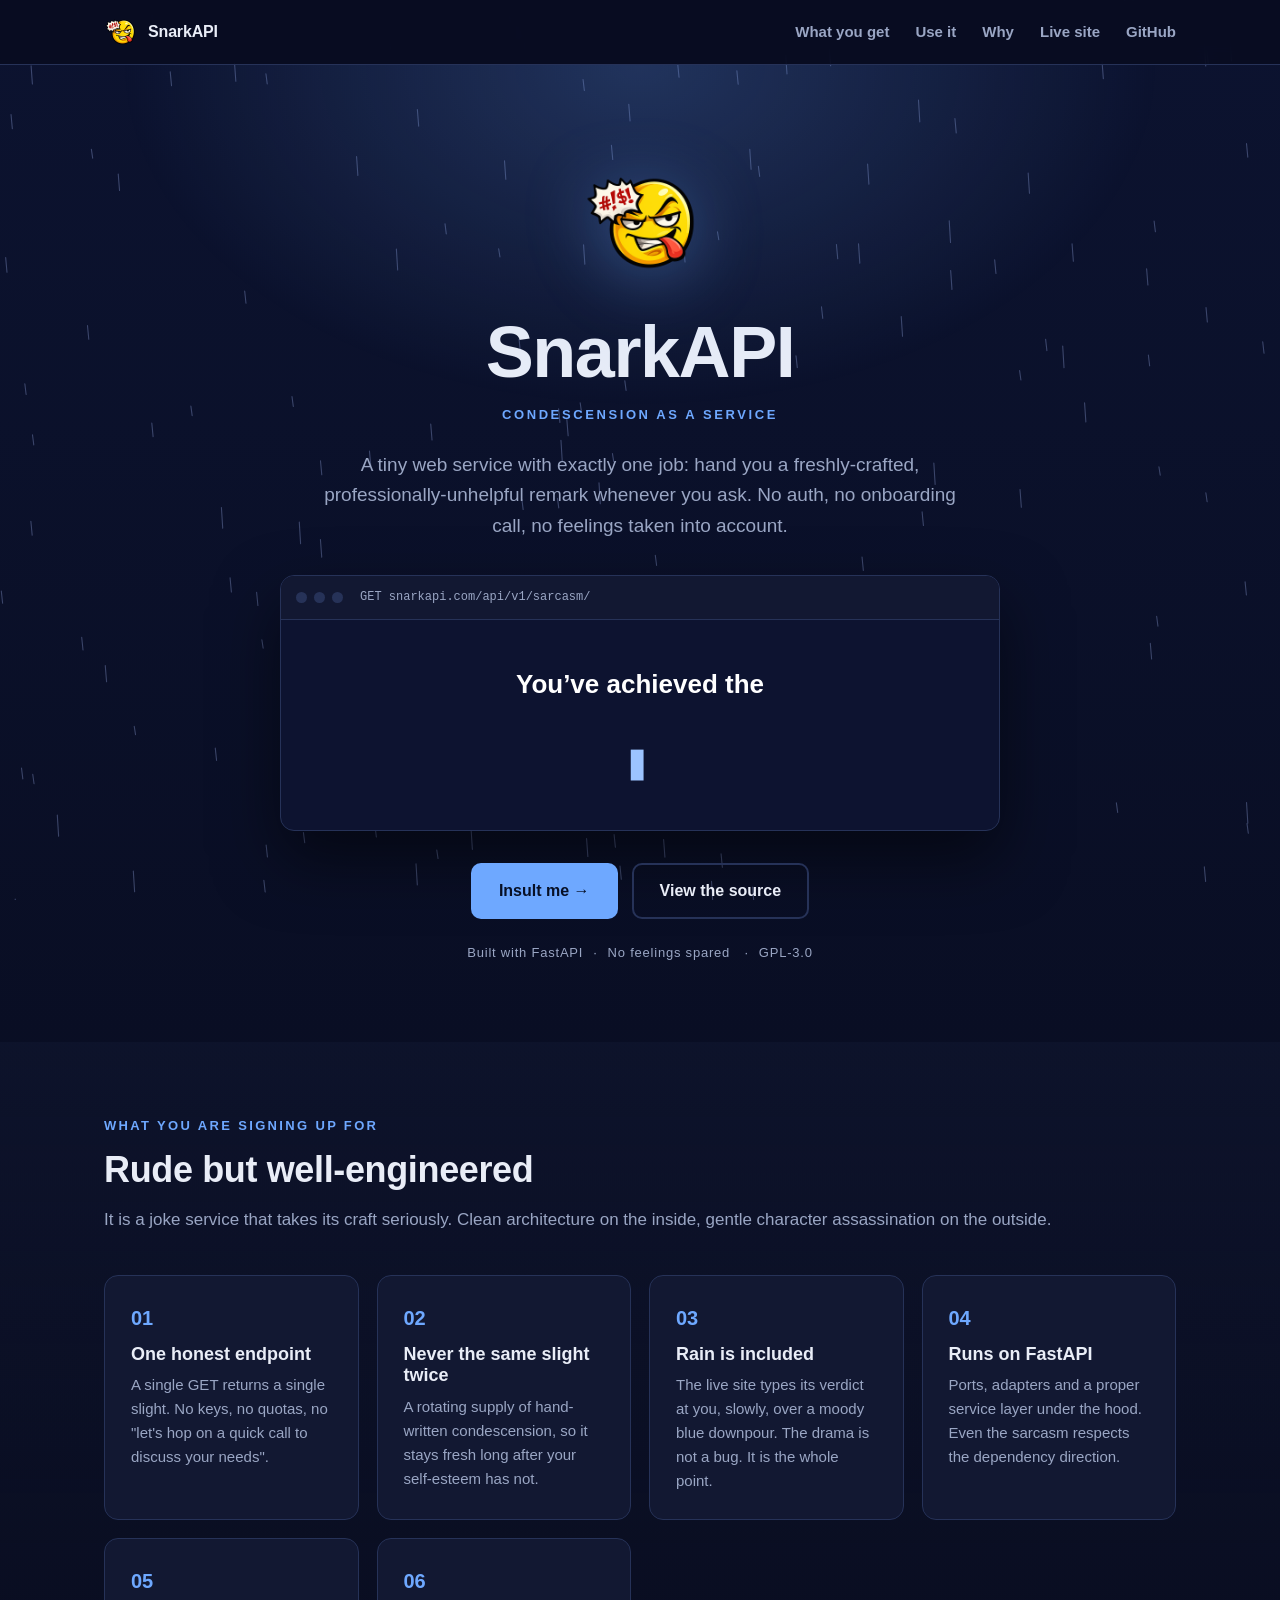
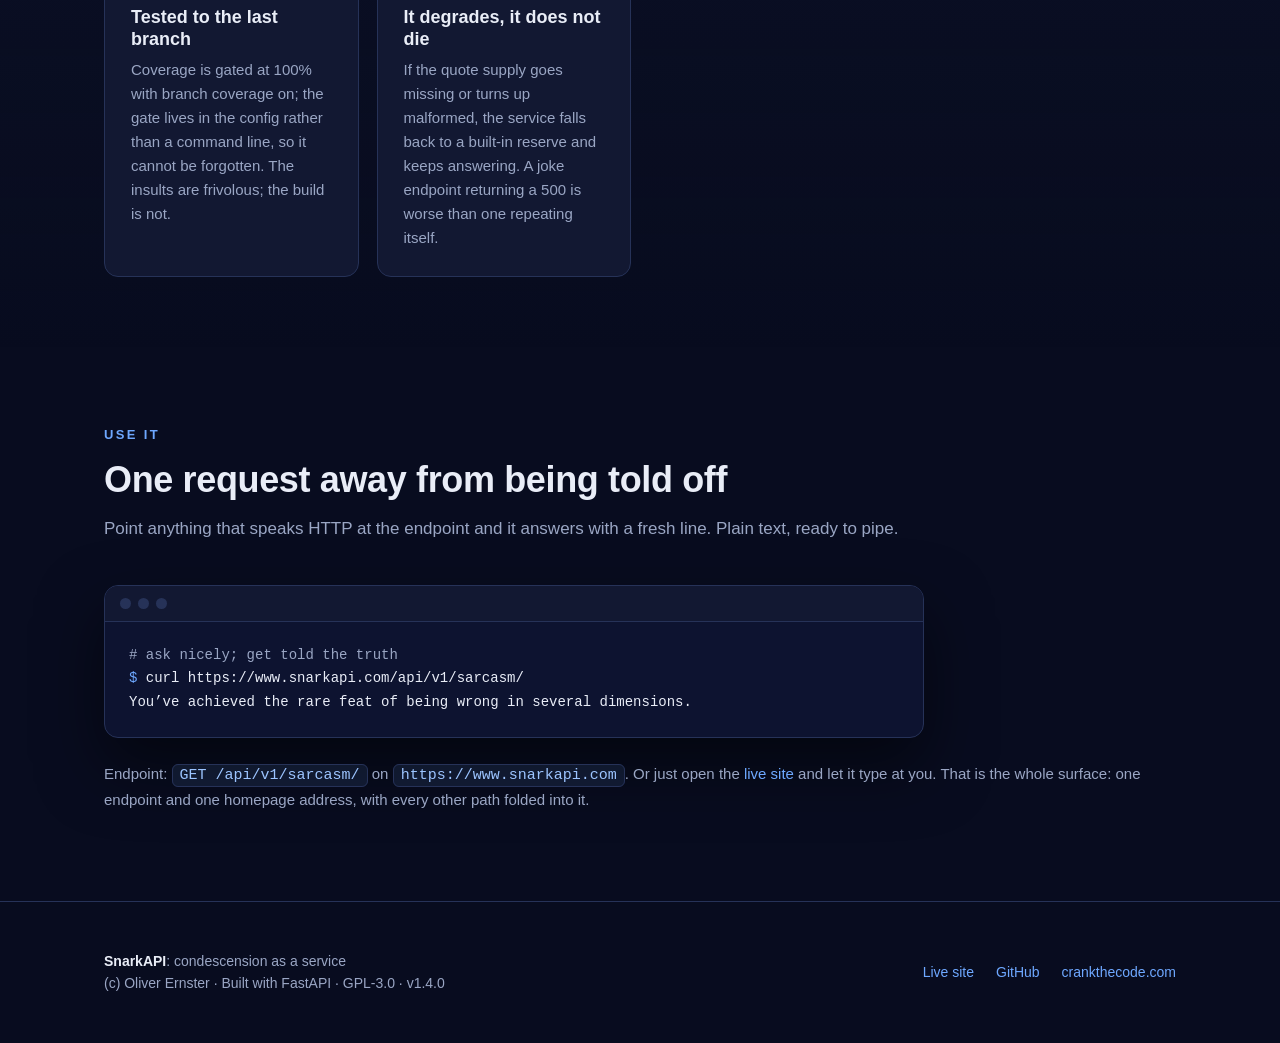
<file: docs/index.html>
<!DOCTYPE html>
<html lang="en">
<head>
<meta charset="utf-8">
<meta name="viewport" content="width=device-width, initial-scale=1">
<title>SnarkAPI: professional-grade condescension, on demand</title>
<meta name="description" content="SnarkAPI is a tiny FastAPI service that hands you a freshly-crafted sarcastic remark on request. One endpoint, no auth, no feelings spared.">
<meta name="keywords" content="SnarkAPI, sarcasm API, snark, FastAPI, developer humour, quotes API, Oliver Ernster">
<meta name="author" content="Oliver Ernster">
<meta name="robots" content="index, follow">
<meta name="theme-color" content="#080c1f">
<link rel="canonical" href="https://ernster.dev/snark-as-a-service/">
<meta property="og:type" content="website">
<meta property="og:site_name" content="SnarkAPI">
<meta property="og:title" content="SnarkAPI: condescension as a service">
<meta property="og:description" content="A tiny FastAPI service that hands you a freshly-crafted sarcastic remark on request. One endpoint, no auth, no feelings spared.">
<meta property="og:url" content="https://ernster.dev/snark-as-a-service/">
<meta property="og:image" content="https://ernster.dev/snark-as-a-service/assets/snarkapi.png">
<meta property="og:image:alt" content="The SnarkAPI mascot: an unimpressed face mid-eye-roll">
<meta name="twitter:card" content="summary">
<meta name="twitter:title" content="SnarkAPI: condescension as a service">
<meta name="twitter:description" content="A tiny FastAPI service that hands you a freshly-crafted sarcastic remark on request.">
<meta name="twitter:image" content="https://ernster.dev/snark-as-a-service/assets/snarkapi.png">
<link rel="icon" type="image/png" href="assets/snarkapi.png">
<link rel="stylesheet" href="styles.css">
<script type="application/ld+json">{"@context":"https://schema.org","@type":"WebApplication","name":"SnarkAPI","applicationCategory":"DeveloperApplication","operatingSystem":"Any","description":"A tiny FastAPI service that returns a freshly-crafted sarcastic remark on request.","url":"https://www.snarkapi.com/","image":"https://ernster.dev/snark-as-a-service/assets/snarkapi.png","isAccessibleForFree":true,"offers":{"@type":"Offer","price":"0","priceCurrency":"GBP"},"author":{"@type":"Person","name":"Oliver Ernster","url":"https://www.crankthecode.com/"},"license":"https://www.gnu.org/licenses/gpl-3.0.html"}</script>
</head>
<body>
<canvas id="rain" aria-hidden="true"></canvas>

<header class="nav">
  <div class="container nav-inner">
    <a class="brand" href="#top">
      <img src="assets/snarkapi.png" alt="SnarkAPI icon">SnarkAPI</a>
    <nav class="nav-links">
      <a href="#what">What you get</a>
      <a href="#use">Use it</a>
      <a href="why.html">Why</a>
      <a href="https://www.snarkapi.com/">Live site</a>
      <a href="https://github.com/oernster/snark-as-a-service">GitHub</a>
    </nav>
  </div>
</header>

<main id="top">
  <section class="hero">
    <div class="container">
      <img class="logo" src="assets/snarkapi.png" alt="SnarkAPI icon">
      <h1>SnarkAPI</h1>
      <div class="tagline">Condescension as a Service</div>
      <p class="lede">A tiny web service with exactly one job: hand you a
        freshly-crafted, professionally-unhelpful remark whenever you ask.
        No auth, no onboarding call, no feelings taken into account.</p>

      <div class="demo" aria-label="Live sample of the snark">
        <div class="bar">
          <i></i><i></i><i></i>
          <span class="addr">GET snarkapi.com/api/v1/sarcasm/</span>
        </div>
        <div class="screen" id="demo-screen" aria-live="polite"></div>
      </div>

      <div class="cta">
        <a class="btn btn-primary" href="https://www.snarkapi.com/">Insult me &rarr;</a>
        <a class="btn btn-ghost" href="https://github.com/oernster/snark-as-a-service">View the source</a>
      </div>
      <div class="badges">
        <span>Built with FastAPI</span>·<span>No feelings spared</span>
        ·<span>GPL-3.0</span>
      </div>
    </div>
  </section>

  <section id="what" class="alt">
    <div class="container">
      <div class="eyebrow">What you are signing up for</div>
      <h2 class="section-title">Rude but well-engineered</h2>
      <p class="section-sub">It is a joke service that takes its craft
        seriously. Clean architecture on the inside, gentle character
        assassination on the outside.</p>
      <div class="features">
        <div class="feature">
          <div class="fnum">01</div>
          <h3>One honest endpoint</h3>
          <p>A single GET returns a single slight. No keys, no quotas, no
            "let's hop on a quick call to discuss your needs".</p>
        </div>
        <div class="feature">
          <div class="fnum">02</div>
          <h3>Never the same slight twice</h3>
          <p>A rotating supply of hand-written condescension, so it stays
            fresh long after your self-esteem has not.</p>
        </div>
        <div class="feature">
          <div class="fnum">03</div>
          <h3>Rain is included</h3>
          <p>The live site types its verdict at you, slowly, over a moody
            blue downpour. The drama is not a bug. It is the whole point.</p>
        </div>
        <div class="feature">
          <div class="fnum">04</div>
          <h3>Runs on FastAPI</h3>
          <p>Ports, adapters and a proper service layer under the hood.
            Even the sarcasm respects the dependency direction.</p>
        </div>
        <div class="feature">
          <div class="fnum">05</div>
          <h3>Tested to the last branch</h3>
          <p>Coverage is gated at 100% with branch coverage on; the gate lives
            in the config rather than a command line, so it cannot be
            forgotten. The insults are frivolous; the build is not.</p>
        </div>
        <div class="feature">
          <div class="fnum">06</div>
          <h3>It degrades, it does not die</h3>
          <p>If the quote supply goes missing or turns up malformed, the
            service falls back to a built-in reserve and keeps answering. A
            joke endpoint returning a 500 is worse than one repeating itself.</p>
        </div>
      </div>
    </div>
  </section>

  <section id="use">
    <div class="container">
      <div class="eyebrow">Use it</div>
      <h2 class="section-title">One request away from being told off</h2>
      <p class="section-sub">Point anything that speaks HTTP at the endpoint
        and it answers with a fresh line. Plain text, ready to pipe.</p>
      <div class="terminal">
        <div class="bar"><i></i><i></i><i></i></div>
        <pre><span class="cmt"># ask nicely; get told the truth</span>
<span class="prompt">$</span> curl https://www.snarkapi.com/api/v1/sarcasm/
You&#8217;ve achieved the rare feat of being wrong in several dimensions.</pre>
      </div>
      <p class="endpoint">Endpoint: <code>GET /api/v1/sarcasm/</code> on
        <code>https://www.snarkapi.com</code>. Or just open the
        <a href="https://www.snarkapi.com/">live site</a> and let it type at you.
        That is the whole surface: one endpoint and one homepage address, with
        every other path folded into it.</p>
    </div>
  </section>
</main>

<footer>
  <div class="container footer-inner">
    <div>
      <strong>SnarkAPI</strong>: condescension as a service<br>
      (c) Oliver Ernster · Built with FastAPI · GPL-3.0 ·
      v<!--VERSION-->1.4.0<!--/VERSION-->
    </div>
    <div class="footer-links">
      <a href="https://www.snarkapi.com/">Live site</a>
      <a href="https://github.com/oernster/snark-as-a-service">GitHub</a>
      <a href="https://www.crankthecode.com/">crankthecode.com</a>
    </div>
  </div>
</footer>

<script>
  // Demo typewriter: cycles a few sample lines to show what the live site does.
  // These are sample lines for the landing only; the real supply lives in the
  // service. Type -> hold -> wipe -> next, forever.
  (() => {
    const screen = document.getElementById('demo-screen')
    if (!screen) return

    const SAMPLES = [
      'You’ve achieved the rare feat of being wrong in several dimensions.',
      'You treat regression like a form of nostalgia.',
      'You scale systems like someone rearranging saltshakers.',
      'Your DR strategy involves hope and hard drives older than the intern.',
      'Your app has unlimited potential. Unfortunately, it is mostly theoretical.',
    ]
    const TYPE_MS = 55
    const DELETE_MS = 26
    const HOLD_MS = 2600
    const GAP_MS = 500

    const textNode = document.createTextNode('')
    const caret = document.createElement('span')
    caret.className = 'caret'
    caret.setAttribute('aria-hidden', 'true')
    caret.textContent = '▋'
    screen.appendChild(textNode)
    screen.appendChild(caret)

    let idx = 0
    let i = 0
    let phase = 'typing'
    const current = () => SAMPLES[idx % SAMPLES.length]

    function tick() {
      const text = current()
      if (phase === 'typing') {
        i += 1
        textNode.nodeValue = text.slice(0, i)
        if (i >= text.length) { phase = 'holding'; setTimeout(tick, HOLD_MS) }
        else setTimeout(tick, TYPE_MS)
      } else if (phase === 'holding') {
        phase = 'deleting'; setTimeout(tick, DELETE_MS)
      } else {
        i -= 1
        textNode.nodeValue = text.slice(0, Math.max(i, 0))
        if (i <= 0) { idx += 1; i = 0; phase = 'typing'; setTimeout(tick, GAP_MS) }
        else setTimeout(tick, DELETE_MS)
      }
    }
    setTimeout(tick, GAP_MS)
  })()
</script>

<script>
  // Subtle canvas rain, echoing the live site. Pauses when the tab is hidden.
  (() => {
    const canvas = document.getElementById('rain')
    if (!canvas) return
    const ctx = canvas.getContext('2d')

    const DROP_COUNT = 150
    const MIN_LENGTH = 8
    const MAX_LENGTH = 22
    const MIN_SPEED = 4
    const MAX_SPEED = 12
    const SLANT = 1.3
    const LINE_WIDTH = 1.1
    const DROP_COLOR =
      getComputedStyle(document.documentElement)
        .getPropertyValue('--rain')
        .trim() || 'rgba(174, 194, 255, 0.5)'

    let width = 0
    let height = 0
    let drops = []
    const rand = (min, max) => min + Math.random() * (max - min)
    const makeDrop = () => ({
      x: Math.random() * width,
      y: Math.random() * height,
      len: rand(MIN_LENGTH, MAX_LENGTH),
      speed: rand(MIN_SPEED, MAX_SPEED),
    })

    function resize() {
      const dpr = window.devicePixelRatio || 1
      width = canvas.clientWidth
      height = canvas.clientHeight
      canvas.width = width * dpr
      canvas.height = height * dpr
      ctx.setTransform(dpr, 0, 0, dpr, 0, 0)
      drops = Array.from({ length: DROP_COUNT }, makeDrop)
    }

    function frame() {
      ctx.clearRect(0, 0, width, height)
      ctx.strokeStyle = DROP_COLOR
      ctx.lineWidth = LINE_WIDTH
      ctx.lineCap = 'round'
      for (const d of drops) {
        ctx.beginPath()
        ctx.moveTo(d.x, d.y)
        ctx.lineTo(d.x + SLANT, d.y + d.len)
        ctx.stroke()
        d.x += SLANT * (d.speed / MAX_SPEED)
        d.y += d.speed
        if (d.y > height) { d.y = -d.len; d.x = Math.random() * width }
      }
      requestAnimationFrame(frame)
    }

    window.addEventListener('resize', resize)
    resize()
    requestAnimationFrame(frame)
  })()
</script>
</body>
</html>
</file>
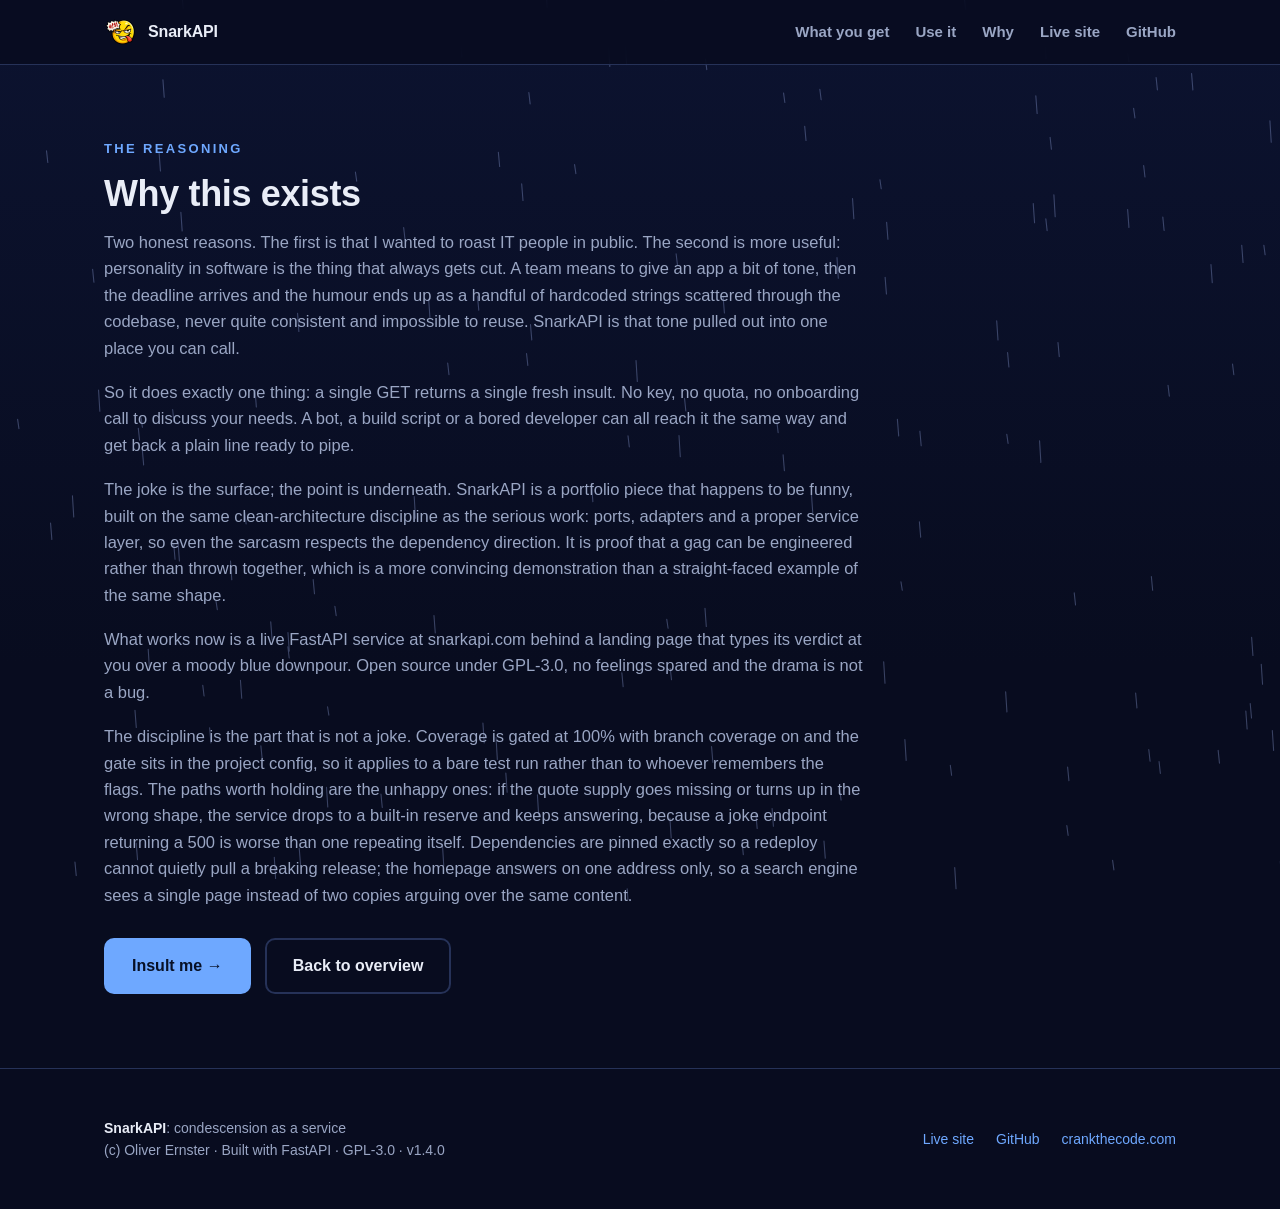
<file: docs/why.html>
<!DOCTYPE html>
<html lang="en">
<head>
<meta charset="utf-8">
<meta name="viewport" content="width=device-width, initial-scale=1">
<title>Why SnarkAPI exists: a joke, engineered properly</title>
<meta name="description" content="Why SnarkAPI was built: it is a gag service that takes its own construction seriously. One honest endpoint, a proper service layer and a live FastAPI deployment, so even the sarcasm respects the dependency direction.">
<meta name="author" content="Oliver Ernster">
<meta name="robots" content="index, follow">
<meta name="theme-color" content="#080c1f">
<link rel="canonical" href="https://ernster.dev/snark-as-a-service/why.html">
<meta property="og:type" content="website">
<meta property="og:site_name" content="SnarkAPI">
<meta property="og:title" content="Why SnarkAPI exists: a joke, engineered properly">
<meta property="og:description" content="A gag service that takes its own construction seriously. One honest endpoint, a proper service layer and a live FastAPI deployment, so even the sarcasm respects the dependency direction.">
<meta property="og:url" content="https://ernster.dev/snark-as-a-service/why.html">
<meta property="og:image" content="https://ernster.dev/snark-as-a-service/assets/snarkapi.png">
<meta property="og:image:alt" content="The SnarkAPI mascot: an unimpressed face mid-eye-roll">
<meta name="twitter:card" content="summary">
<meta name="twitter:title" content="Why SnarkAPI exists: a joke, engineered properly">
<meta name="twitter:description" content="A gag service that takes its own construction seriously. One honest endpoint, a proper service layer and a live FastAPI deployment.">
<meta name="twitter:image" content="https://ernster.dev/snark-as-a-service/assets/snarkapi.png">
<link rel="icon" type="image/png" href="assets/snarkapi.png">
<link rel="stylesheet" href="styles.css">
</head>
<body>
<canvas id="rain" aria-hidden="true"></canvas>

<header class="nav">
  <div class="container nav-inner">
    <a class="brand" href="./">
      <img src="assets/snarkapi.png" alt="SnarkAPI icon">SnarkAPI</a>
    <nav class="nav-links">
      <a href="./#what">What you get</a>
      <a href="./#use">Use it</a>
      <a href="why.html">Why</a>
      <a href="https://www.snarkapi.com/">Live site</a>
      <a href="https://github.com/oernster/snark-as-a-service">GitHub</a>
    </nav>
  </div>
</header>

<main>
  <section id="exists">
    <div class="container prose">
      <div class="eyebrow">The reasoning</div>
      <h2 class="section-title">Why this exists</h2>
      <p>Two honest reasons. The first is that I wanted to roast IT people in public. The second
        is more useful: personality in software is the thing that always gets cut. A team means to
        give an app a bit of tone, then the deadline arrives and the humour ends up as a handful of
        hardcoded strings scattered through the codebase, never quite consistent and impossible to
        reuse. SnarkAPI is that tone pulled out into one place you can call.</p>
      <p>So it does exactly one thing: a single GET returns a single fresh insult. No key, no
        quota, no onboarding call to discuss your needs. A bot, a build script or a bored developer
        can all reach it the same way and get back a plain line ready to pipe.</p>
      <p>The joke is the surface; the point is underneath. SnarkAPI is a portfolio piece that
        happens to be funny, built on the same clean-architecture discipline as the serious work:
        ports, adapters and a proper service layer, so even the sarcasm respects the dependency
        direction. It is proof that a gag can be engineered rather than thrown together, which is a
        more convincing demonstration than a straight-faced example of the same shape.</p>
      <p>What works now is a live FastAPI service at snarkapi.com behind a landing page that types
        its verdict at you over a moody blue downpour. Open source under GPL-3.0, no feelings
        spared and the drama is not a bug.</p>
      <p>The discipline is the part that is not a joke. Coverage is gated at 100% with branch
        coverage on and the gate sits in the project config, so it applies to a bare test run
        rather than to whoever remembers the flags. The paths worth holding are the unhappy ones:
        if the quote supply goes missing or turns up in the wrong shape, the service drops to a
        built-in reserve and keeps answering, because a joke endpoint returning a 500 is worse
        than one repeating itself. Dependencies are pinned exactly so a redeploy cannot quietly
        pull a breaking release; the homepage answers on one address only, so a search engine
        sees a single page instead of two copies arguing over the same content.</p>
      <div class="cta" style="justify-content:flex-start;margin-top:30px;">
        <a class="btn btn-primary" href="https://www.snarkapi.com/">Insult me &rarr;</a>
        <a class="btn btn-ghost" href="./">Back to overview</a>
      </div>
    </div>
  </section>
</main>

<footer>
  <div class="container footer-inner">
    <div>
      <strong>SnarkAPI</strong>: condescension as a service<br>
      (c) Oliver Ernster · Built with FastAPI · GPL-3.0 ·
      v<!--VERSION-->1.4.0<!--/VERSION-->
    </div>
    <div class="footer-links">
      <a href="https://www.snarkapi.com/">Live site</a>
      <a href="https://github.com/oernster/snark-as-a-service">GitHub</a>
      <a href="https://www.crankthecode.com/">crankthecode.com</a>
    </div>
  </div>
</footer>

<script>
  // Subtle canvas rain, echoing the live site and the landing page. Pauses when the tab is hidden.
  (() => {
    const canvas = document.getElementById('rain')
    if (!canvas) return
    const ctx = canvas.getContext('2d')

    const DROP_COUNT = 150
    const MIN_LENGTH = 8
    const MAX_LENGTH = 22
    const MIN_SPEED = 4
    const MAX_SPEED = 12
    const SLANT = 1.3
    const LINE_WIDTH = 1.1
    const DROP_COLOR =
      getComputedStyle(document.documentElement)
        .getPropertyValue('--rain')
        .trim() || 'rgba(174, 194, 255, 0.5)'

    let width = 0
    let height = 0
    let drops = []
    const rand = (min, max) => min + Math.random() * (max - min)
    const makeDrop = () => ({
      x: Math.random() * width,
      y: Math.random() * height,
      len: rand(MIN_LENGTH, MAX_LENGTH),
      speed: rand(MIN_SPEED, MAX_SPEED),
    })

    function resize() {
      const dpr = window.devicePixelRatio || 1
      width = canvas.clientWidth
      height = canvas.clientHeight
      canvas.width = width * dpr
      canvas.height = height * dpr
      ctx.setTransform(dpr, 0, 0, dpr, 0, 0)
      drops = Array.from({ length: DROP_COUNT }, makeDrop)
    }

    function frame() {
      ctx.clearRect(0, 0, width, height)
      ctx.strokeStyle = DROP_COLOR
      ctx.lineWidth = LINE_WIDTH
      ctx.lineCap = 'round'
      for (const d of drops) {
        ctx.beginPath()
        ctx.moveTo(d.x, d.y)
        ctx.lineTo(d.x + SLANT, d.y + d.len)
        ctx.stroke()
        d.x += SLANT * (d.speed / MAX_SPEED)
        d.y += d.speed
        if (d.y > height) { d.y = -d.len; d.x = Math.random() * width }
      }
      requestAnimationFrame(frame)
    }

    window.addEventListener('resize', resize)
    resize()
    requestAnimationFrame(frame)
  })()
</script>
</body>
</html>
</file>
<file: docs/styles.css>
/* SnarkAPI GitHub Pages site. Dark, royal-blue, loosely echoing the
   Fulcrum / Meridian / ClearBudget landing language, with the app's own
   rain + typewriter personality. */
:root {
  --bg: #080c1f;
  --surface: #121832;
  --raised: #0d1330;
  --border: #263258;
  --text: #e9edf7;
  --muted: #9aa6c4;
  --accent: #6ea8ff;
  --accent-bright: #9cc4ff;
  --rain: rgba(174, 194, 255, 0.5);
  --maxw: 1120px;
  --radius: 14px;
  --font: -apple-system, BlinkMacSystemFont, "Segoe UI", Roboto, Inter,
    "Helvetica Neue", Arial, sans-serif;
  --mono: "SFMono-Regular", ui-monospace, "Cascadia Code", "Fira Code",
    Consolas, "Liberation Mono", Menlo, monospace;
}
* { box-sizing: border-box; }
html { scroll-behavior: smooth; }
body {
  margin: 0;
  background: linear-gradient(180deg, #0c1330 0%, var(--bg) 55%);
  color: var(--text);
  font-family: var(--font);
  line-height: 1.6;
  -webkit-font-smoothing: antialiased;
}

/* Rain canvas: fixed behind everything, never intercepts clicks. */
#rain {
  position: fixed;
  inset: 0;
  width: 100%;
  height: 100%;
  z-index: 0;
  pointer-events: none;
  opacity: 0.6;
}
body > *:not(#rain) { position: relative; z-index: 1; }

a { color: var(--accent); text-decoration: none; }
a:hover { color: var(--accent-bright); }
h1, h2, h3, h4 { line-height: 1.2; }
.container { max-width: var(--maxw); margin: 0 auto; padding: 0 24px; }

header.nav {
  position: sticky;
  top: 0;
  z-index: 10;
  background: rgba(8, 12, 31, 0.82);
  backdrop-filter: blur(10px);
  border-bottom: 1px solid var(--border);
}
.nav-inner {
  display: flex;
  align-items: center;
  justify-content: space-between;
  height: 64px;
}
.brand {
  display: flex;
  align-items: center;
  gap: 12px;
  font-weight: 800;
  color: var(--text);
  letter-spacing: -0.01em;
}
.brand img { width: 32px; height: 32px; }
.nav-links { display: flex; gap: 26px; align-items: center; }
.nav-links a { color: var(--muted); font-weight: 600; font-size: 15px; }
.nav-links a:hover { color: var(--accent-bright); }

.hero {
  position: relative;
  text-align: center;
  padding: 100px 0 78px;
  overflow: hidden;
}
.hero::before {
  content: "";
  position: absolute;
  inset: 0;
  background: radial-gradient(
    58% 50% at 50% 0,
    rgba(110, 168, 255, 0.22),
    transparent 70%
  );
  pointer-events: none;
}
.hero .logo {
  width: 116px;
  height: 116px;
  margin-bottom: 20px;
  filter: drop-shadow(0 10px 34px rgba(110, 168, 255, 0.35));
}
.hero h1 {
  font-size: clamp(42px, 7vw, 72px);
  margin: 0;
  letter-spacing: -0.02em;
}
.tagline {
  color: var(--accent);
  font-weight: 700;
  letter-spacing: 0.2em;
  text-transform: uppercase;
  font-size: 13px;
  margin-top: 10px;
}
.lede {
  max-width: 660px;
  margin: 24px auto 0;
  color: var(--muted);
  font-size: 19px;
}

/* Live demo "screen" in the hero: shows the typewriter effect off the API. */
.demo {
  max-width: 720px;
  margin: 34px auto 0;
  background: var(--raised);
  border: 1px solid var(--border);
  border-radius: var(--radius);
  box-shadow: 0 28px 64px rgba(0, 0, 0, 0.5);
  overflow: hidden;
}
.demo .bar {
  display: flex;
  gap: 7px;
  align-items: center;
  padding: 12px 15px;
  border-bottom: 1px solid var(--border);
  background: var(--surface);
}
.demo .bar i {
  width: 11px;
  height: 11px;
  border-radius: 50%;
  background: var(--border);
}
.demo .bar .addr {
  margin-left: 10px;
  color: var(--muted);
  font-family: var(--mono);
  font-size: 12px;
}
.demo .screen {
  /* Fixed height so the box never grows/shrinks as lines are typed and wiped,
     which would otherwise reflow the whole page. Tall enough for the longest
     sample (up to three wrapped lines); text stays vertically centred. */
  height: 210px;
  display: grid;
  place-items: center;
  padding: 24px 26px;
  text-align: center;
  font-weight: 800;
  font-size: clamp(18px, 2.6vw, 26px);
  color: #fff;
  overflow: hidden;
}
.caret {
  display: inline-block;
  margin-left: 0.06em;
  font-weight: 400;
  color: var(--accent-bright);
  animation: caret-blink 1s steps(1, end) infinite;
}
@keyframes caret-blink {
  0%, 50% { opacity: 1; }
  50.01%, 100% { opacity: 0; }
}

.cta {
  display: flex;
  gap: 14px;
  justify-content: center;
  margin-top: 32px;
  flex-wrap: wrap;
}
.btn {
  display: inline-block;
  padding: 13px 26px;
  border-radius: 10px;
  font-weight: 700;
  border: 2px solid transparent;
  transition: 0.15s ease;
}
.btn-primary { background: var(--accent); color: #071026; }
.btn-primary:hover { background: var(--accent-bright); color: #071026; }
.btn-ghost { border-color: var(--border); color: var(--text); }
.btn-ghost:hover { border-color: var(--accent); color: var(--accent-bright); }
.badges {
  margin-top: 24px;
  color: var(--muted);
  font-size: 13px;
  letter-spacing: 0.06em;
}
.badges span { margin: 0 10px; }

section { padding: 74px 0; }
section.alt {
  background: linear-gradient(180deg, rgba(18, 24, 50, 0.5), transparent);
}
.eyebrow {
  color: var(--accent);
  font-weight: 700;
  letter-spacing: 0.18em;
  text-transform: uppercase;
  font-size: 13px;
  margin-bottom: 12px;
}
.section-title {
  font-size: clamp(28px, 4vw, 36px);
  margin: 0 0 14px;
  letter-spacing: -0.01em;
}
.section-sub {
  color: var(--muted);
  margin: 0 0 42px;
  font-size: 17px;
}
.prose p {
  color: var(--muted);
  font-size: 16.5px;
  max-width: 760px;
  margin: 0 0 18px;
}
.prose p:last-child { margin-bottom: 0; }

.features {
  display: grid;
  grid-template-columns: repeat(auto-fit, minmax(240px, 1fr));
  gap: 18px;
}
.feature {
  background: var(--surface);
  border: 1px solid var(--border);
  border-radius: var(--radius);
  padding: 26px;
}
.feature .fnum {
  color: var(--accent);
  font-weight: 700;
  font-size: 20px;
}
.feature h3 { margin: 10px 0 8px; font-size: 18px; }
.feature p { margin: 0; color: var(--muted); font-size: 15px; }

/* API usage: terminal frame with a request + response. */
.terminal {
  background: var(--raised);
  border: 1px solid var(--border);
  border-radius: var(--radius);
  overflow: hidden;
  box-shadow: 0 28px 64px rgba(0, 0, 0, 0.5);
  max-width: 820px;
}
.terminal .bar {
  display: flex;
  gap: 7px;
  padding: 12px 15px;
  border-bottom: 1px solid var(--border);
  background: var(--surface);
}
.terminal .bar i {
  width: 11px;
  height: 11px;
  border-radius: 50%;
  background: var(--border);
}
.terminal pre {
  margin: 0;
  padding: 22px 24px;
  font-family: var(--mono);
  font-size: 14px;
  line-height: 1.7;
  color: var(--text);
  overflow-x: auto;
}
.terminal .prompt { color: var(--accent); }
.terminal .cmt { color: var(--muted); }
.endpoint {
  margin-top: 24px;
  color: var(--muted);
  font-size: 15px;
}
.endpoint code {
  font-family: var(--mono);
  color: var(--accent-bright);
  background: rgba(110, 168, 255, 0.1);
  border: 1px solid var(--border);
  border-radius: 6px;
  padding: 2px 7px;
}

footer {
  border-top: 1px solid var(--border);
  padding: 48px 0;
  color: var(--muted);
  font-size: 14px;
}
.footer-inner {
  display: flex;
  justify-content: space-between;
  gap: 24px;
  flex-wrap: wrap;
  align-items: center;
}
.footer-inner strong { color: var(--text); }
.footer-links { display: flex; gap: 22px; flex-wrap: wrap; }

@media (max-width: 640px) {
  .nav-links { gap: 16px; }
  .nav-links a:nth-child(1),
  .nav-links a:nth-child(2) { display: none; }
}
</file>
